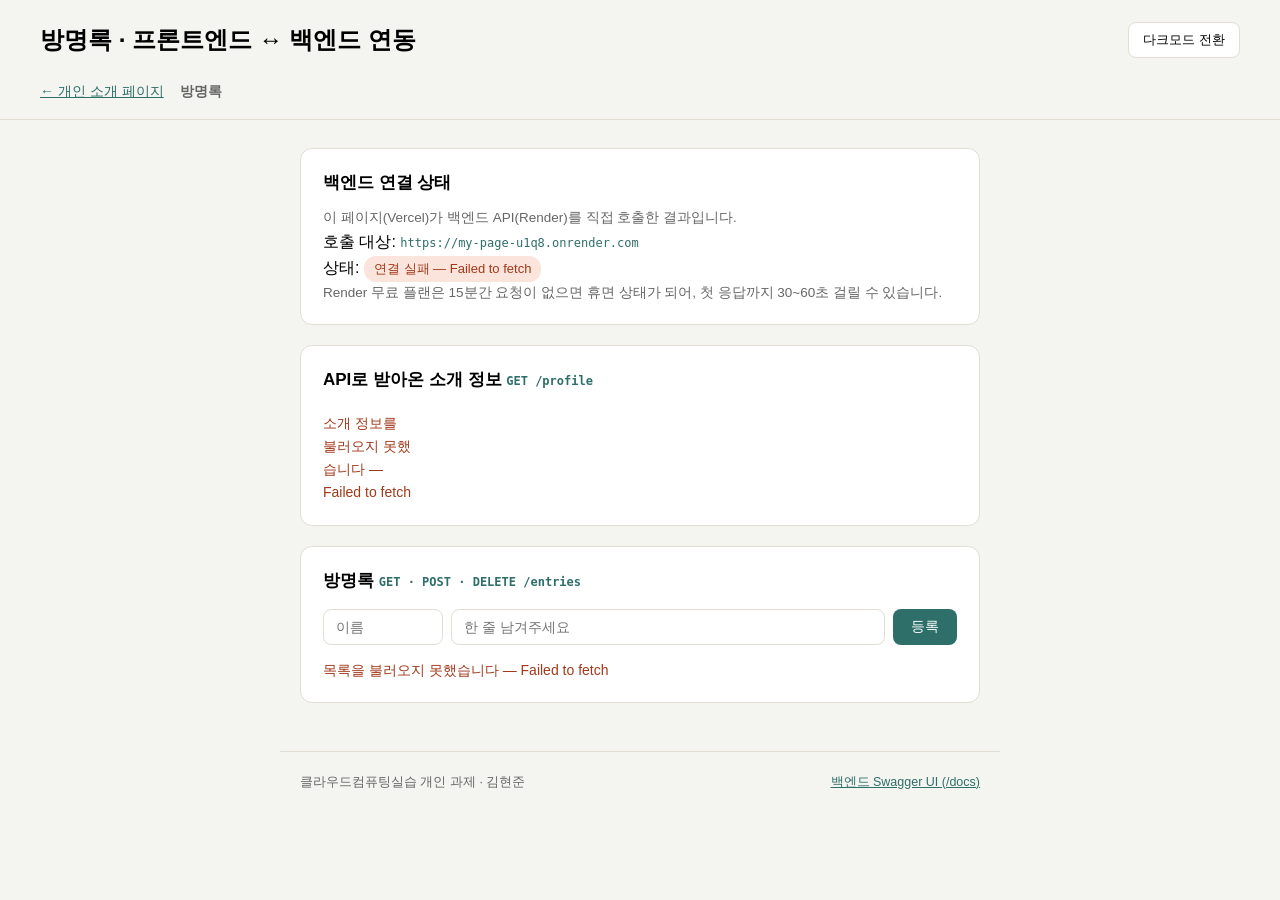
<file: guestbook.html>
<!DOCTYPE html>
<html lang="ko">
<head>
  <meta charset="UTF-8">
  <meta name="viewport" content="width=device-width, initial-scale=1.0">
  <title>방명록 | 김현준 개인 소개 페이지</title>
  <link rel="stylesheet" href="style.css">
</head>
<body>

<header>
  <h1>방명록 · 프론트엔드 ↔ 백엔드 연동</h1>
  <button id="theme-btn">다크모드 전환</button>
</header>

<nav class="nav">
  <a href="index.html">← 개인 소개 페이지</a>
  <span class="nav-current">방명록</span>
</nav>

<main class="stack">

  <!-- ① 연결 상태: 백엔드가 살아 있는지 -->
  <section class="panel">
    <h2>백엔드 연결 상태</h2>
    <p class="muted">이 페이지(Vercel)가 백엔드 API(Render)를 직접 호출한 결과입니다.</p>
    <p>호출 대상: <code id="api-url">-</code></p>
    <p>상태: <span id="api-status" class="badge">확인 중…</span></p>
    <p class="muted">
      Render 무료 플랜은 15분간 요청이 없으면 휴면 상태가 되어,
      첫 응답까지 30~60초 걸릴 수 있습니다.
    </p>
  </section>

  <!-- ② GET /profile: API가 돌려준 JSON을 화면에 표시 -->
  <section class="panel">
    <h2>API로 받아온 소개 정보 <code>GET /profile</code></h2>
    <dl id="profile-view" class="profile">
      <div class="muted">불러오는 중…</div>
    </dl>
  </section>

  <!-- ③ 방명록 CRUD -->
  <section class="panel">
    <h2>방명록 <code>GET · POST · DELETE /entries</code></h2>

    <form id="entry-form" class="form" autocomplete="off">
      <input id="entry-name" type="text" placeholder="이름" maxlength="30" required>
      <input id="entry-message" type="text" placeholder="한 줄 남겨주세요" maxlength="200" required>
      <button type="submit" id="submit-btn">등록</button>
    </form>

    <p id="form-error" class="error" hidden></p>

    <ul id="entry-list" class="entries">
      <li class="muted">불러오는 중…</li>
    </ul>
  </section>

</main>

<footer class="foot">
  <span>클라우드컴퓨팅실습 개인 과제 · 김현준</span>
  <span><a id="docs-link" href="#">백엔드 Swagger UI (/docs)</a></span>
</footer>

<script src="config.js"></script>
<script src="script.js"></script>
<script src="guestbook.js"></script>
</body>
</html>
</file>
<file: style.css>
/* style.css */
* { box-sizing: border-box; margin: 0; }
:root { --brand: #2f6f6a; --bg: #f4f4f0; --card: #fff; --line: #e2ded4; --ink-soft: #666; }
body {
  font-family: "Malgun Gothic", "Apple SD Gothic Neo", sans-serif;
  background: var(--bg); line-height: 1.65;
}
a { color: var(--brand); }

header {                /* 제목 줄. 다크모드 버튼이 여기 들어간다 */
  display: flex; justify-content: space-between; align-items: center;
  gap: 16px; flex-wrap: wrap;
  padding: 20px 40px;
}
header h1 { font-size: 24px; }
#theme-btn {
  padding: 8px 14px; border: 1px solid var(--line); border-radius: 8px;
  background: var(--card); cursor: pointer; font-size: 13px;
}

/* 두 페이지를 오가는 이동 줄 */
.nav {
  display: flex; gap: 16px; align-items: center; flex-wrap: wrap;
  padding: 0 40px 16px; font-size: 14px;
  border-bottom: 1px solid var(--line);
}
.nav-current { color: var(--ink-soft); font-weight: bold; }

/* ── 소개 페이지 ── */
.cards {                /* 카드들을 감쌀 컨테이너 */
  display: flex; gap: 20px; flex-wrap: wrap; justify-content: center;
  padding: 28px 20px;
}
.card {
  background: var(--card); border-radius: 12px; padding: 24px;
  width: 260px; text-align: center;
  box-shadow: 0 4px 12px rgba(0,0,0,0.08);   /* 그림자로 입체감 부여 */
  transition: transform 0.2s;                 /* 부드러운 움직임 */
}
.card p + p { margin-top: 10px; }
.card a { display: inline-block; margin-top: 12px; }
.card:hover { transform: translateY(-6px); }  /* 마우스를 올리면 살짝 위로 */
.card img { border-radius: 50%; }             /* 원형 프로필 */
.card .role { color: var(--brand); font-weight: bold; }

/* ── 방명록(연동) 페이지 ── */
.stack { max-width: 720px; margin: 0 auto; padding: 28px 20px; }
.panel {
  background: var(--card); border: 1px solid var(--line); border-radius: 12px;
  padding: 20px 22px; margin-bottom: 20px;
}
.panel h2 { font-size: 17px; margin-bottom: 10px; }
.panel h2 code, .panel p code { font-size: 12px; color: var(--brand); }
.muted { color: var(--ink-soft); font-size: 13.5px; }

.badge {
  display: inline-block; padding: 2px 10px; border-radius: 12px;
  font-size: 13px; background: #eceae3;
}
.badge.ok   { background: #dff0ea; color: #1f5f52; }
.badge.fail { background: #fbe4dc; color: #a1391a; }
.error { color: #a1391a; font-size: 14px; margin-top: 8px; }

.profile { display: grid; grid-template-columns: 90px 1fr; gap: 6px 12px; font-size: 14.5px; }
.profile dt { color: var(--ink-soft); }

.form { display: flex; gap: 8px; flex-wrap: wrap; margin: 14px 0; }
.form input { padding: 9px 12px; border: 1px solid var(--line); border-radius: 8px; font-size: 14px; }
.form input:first-child { width: 120px; }
.form input:nth-child(2) { flex: 1; min-width: 180px; }
.form button {
  padding: 9px 18px; border: 0; border-radius: 8px;
  background: var(--brand); color: #fff; cursor: pointer; font-size: 14px;
}
.form button:disabled { opacity: 0.6; cursor: default; }

.entries { list-style: none; padding: 0; margin-top: 8px; }
.entry {
  display: flex; justify-content: space-between; align-items: flex-start; gap: 12px;
  padding: 12px 0; border-top: 1px solid var(--line);
}
.entry .when { color: var(--ink-soft); font-size: 12px; margin-left: 8px; }
.entry p { margin-top: 4px; font-size: 14.5px; word-break: break-word; }
.entry .del {
  flex-shrink: 0; padding: 4px 10px; font-size: 12px; cursor: pointer;
  border: 1px solid var(--line); border-radius: 6px; background: transparent; color: var(--ink-soft);
}

.foot {
  display: flex; justify-content: space-between; flex-wrap: wrap; gap: 8px;
  max-width: 720px; margin: 0 auto; padding: 20px;
  border-top: 1px solid var(--line); font-size: 12.5px; color: var(--ink-soft);
}

/* ── 다크모드 ── */
body.dark {
  --bg: #1a1a1a; --card: #2b2b2b; --line: #3d3d3d; --ink-soft: #a5a5a5;
  background: var(--bg); color: #eee;
}
body.dark #theme-btn, body.dark .form input { color: #eee; }
body.dark .badge { background: #3a3a3a; }
body.dark .badge.ok   { background: #21463d; color: #9fd9c8; }
body.dark .badge.fail { background: #4a2b22; color: #f0b3a0; }
body.dark .error { color: #f0b3a0; }

@media (max-width: 600px) {
  header, .nav { padding-left: 20px; padding-right: 20px; }
}
</file>
